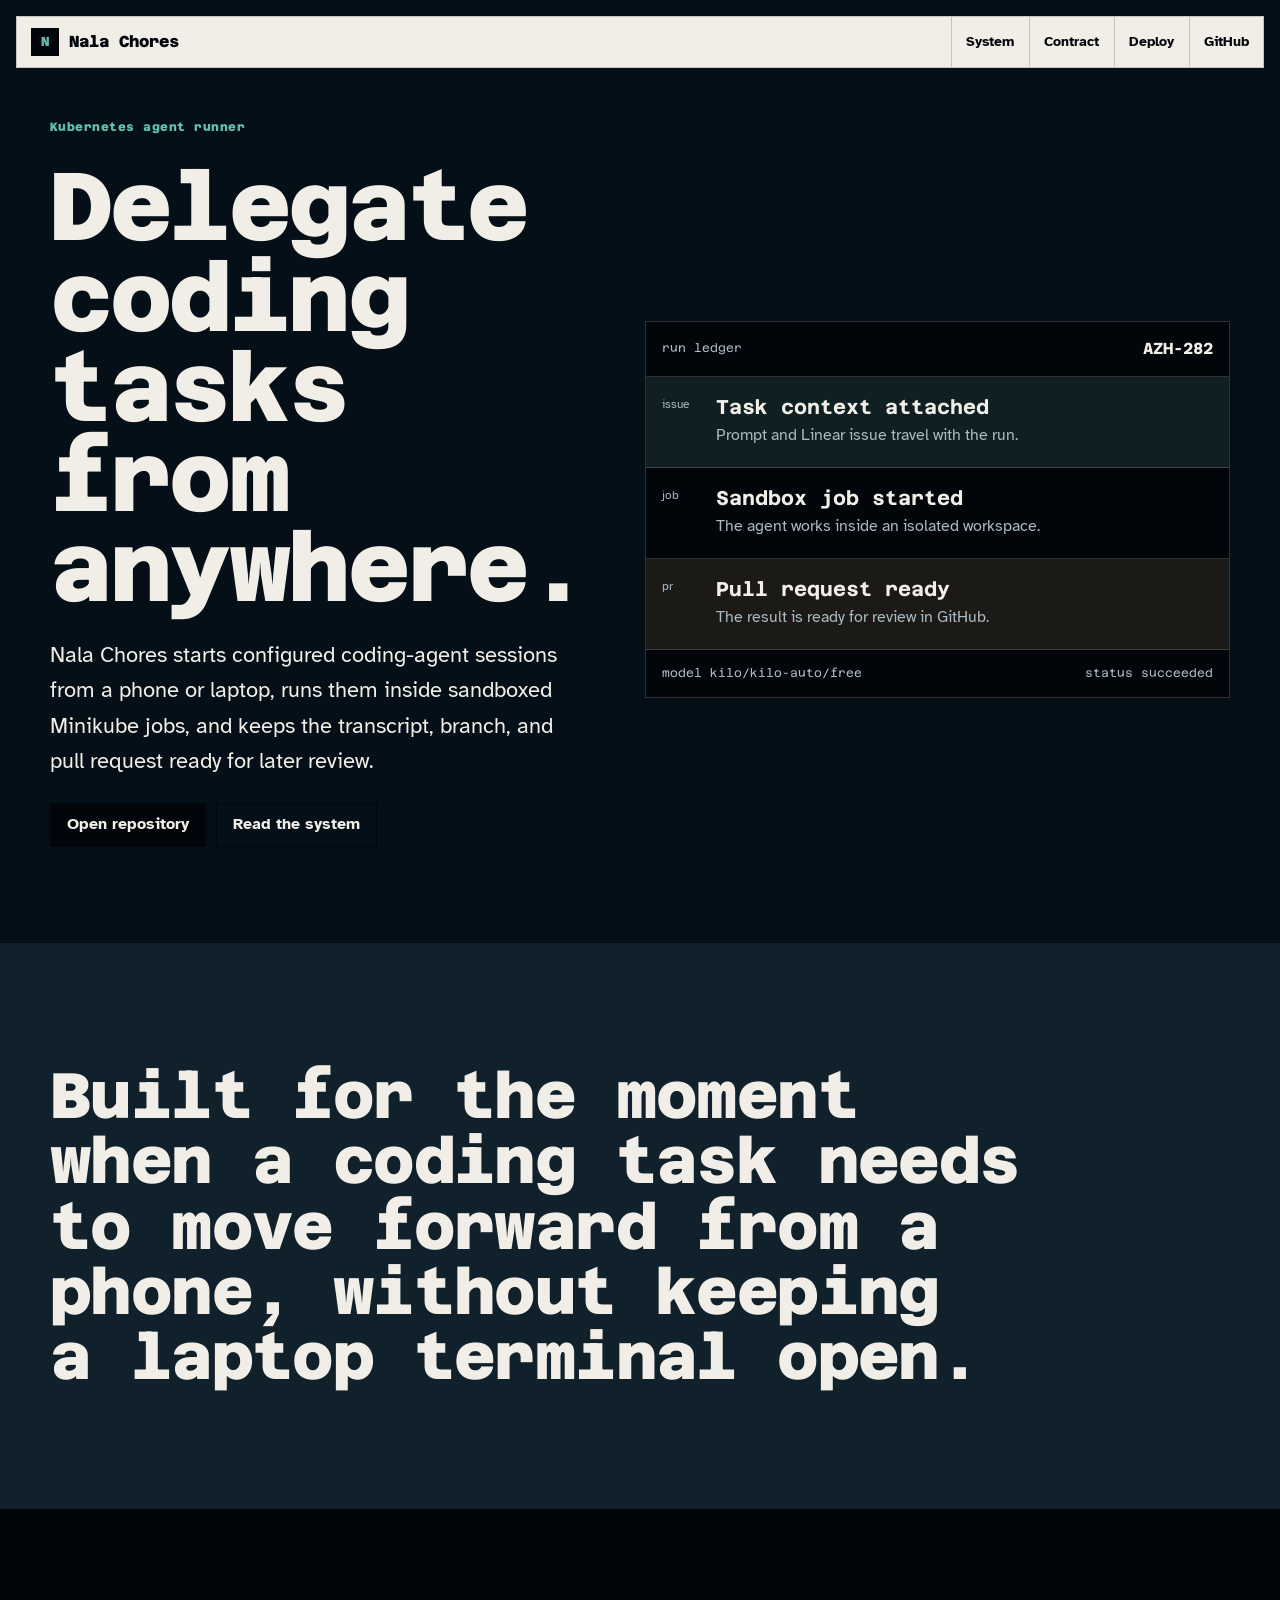
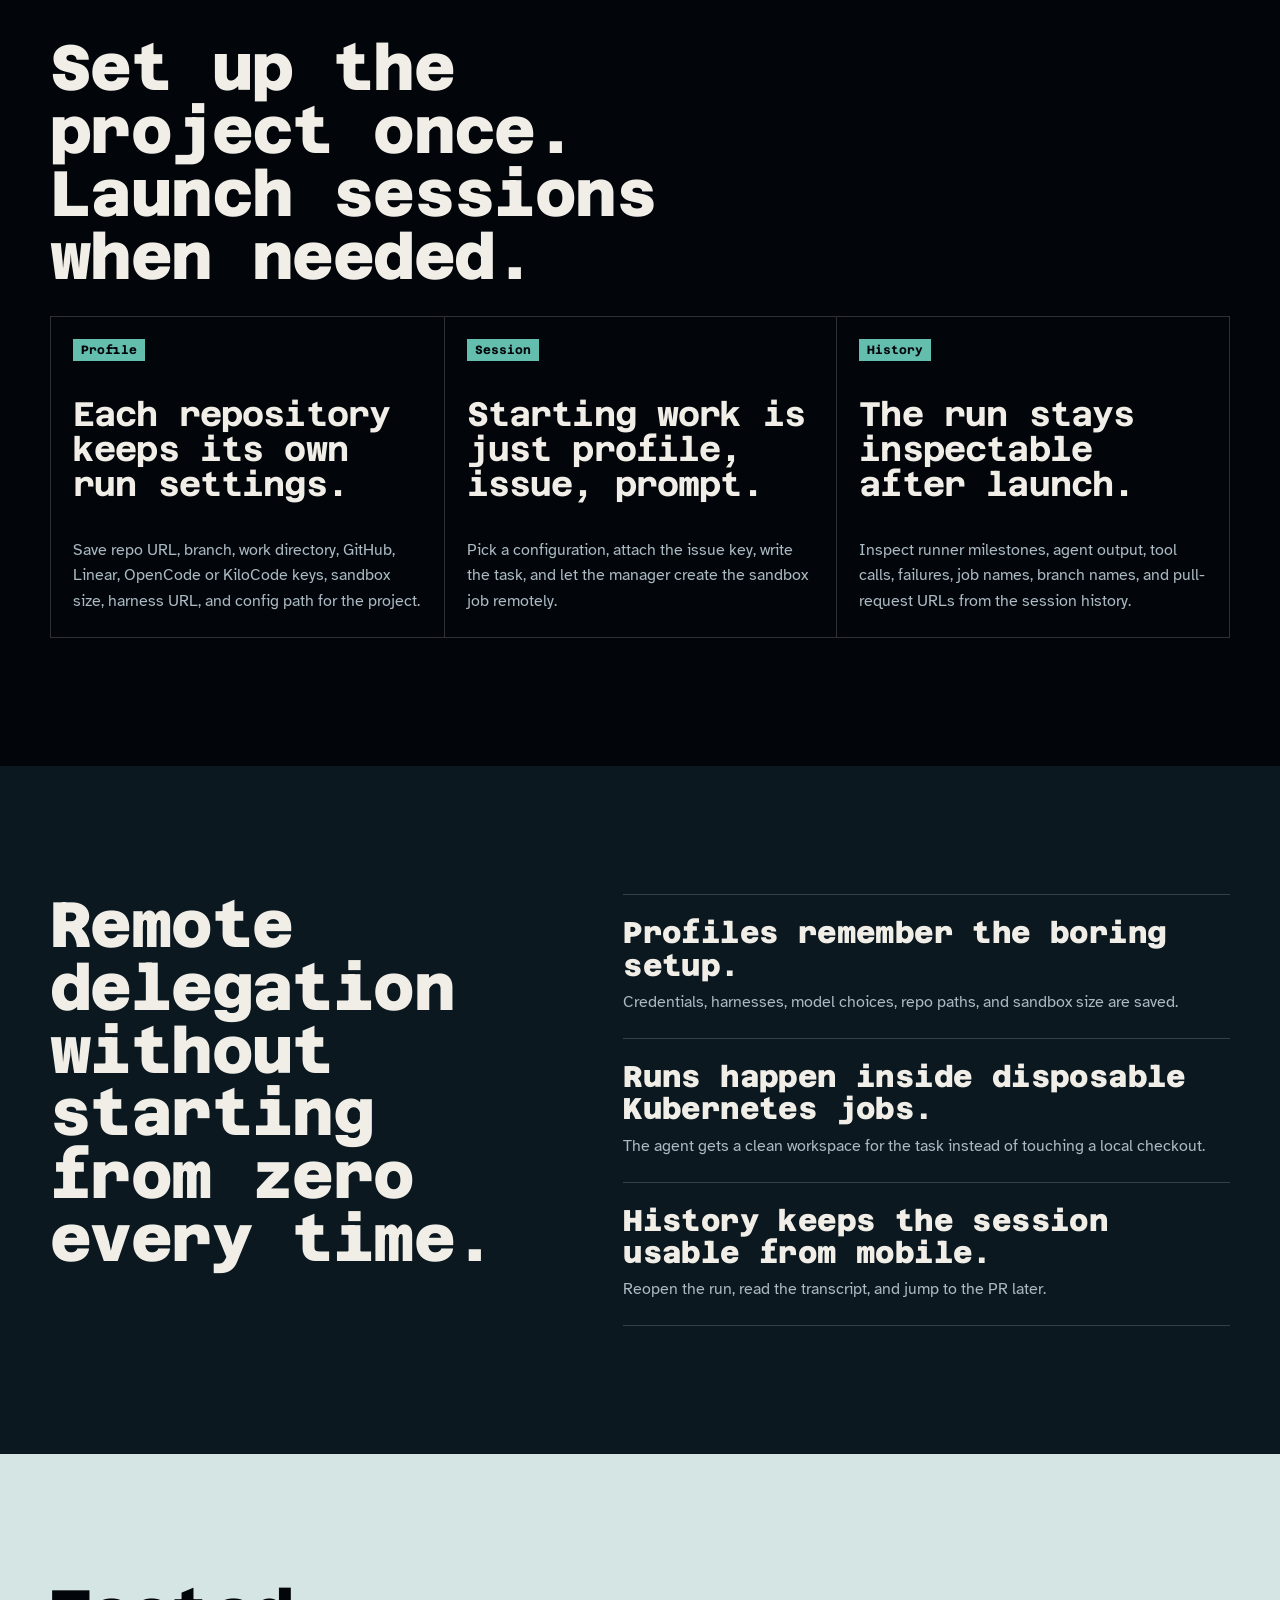
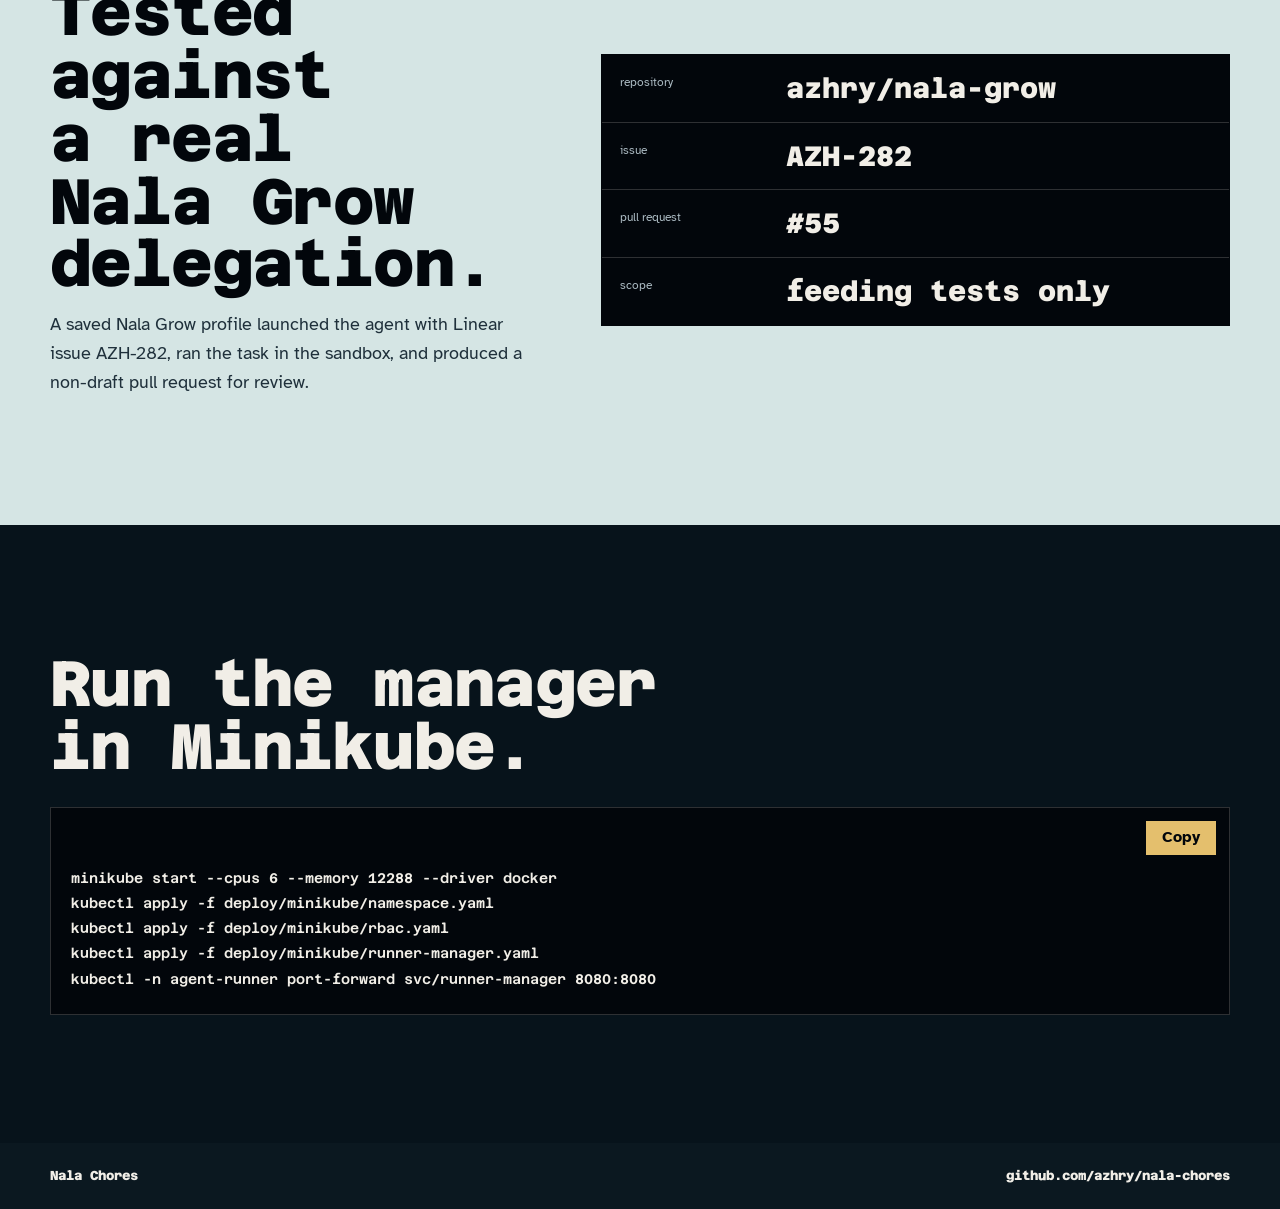
<file: docs/index.html>
<!doctype html>
<html lang="en">
  <head>
    <meta charset="utf-8" />
    <meta name="viewport" content="width=device-width, initial-scale=1" />
    <meta
      name="description"
      content="Nala Chores is a personal remote coding-agent runner for delegating GitHub tasks from a phone or laptop into sandboxed Minikube jobs."
    />
    <title>Nala Chores - Remote Coding Agent Runner</title>
    <link rel="preconnect" href="https://fonts.googleapis.com" />
    <link rel="preconnect" href="https://fonts.gstatic.com" crossorigin />
    <link
      href="https://fonts.googleapis.com/css2?family=Atkinson+Hyperlegible:wght@400;700&family=Azeret+Mono:wght@500;600;700;800&display=swap"
      rel="stylesheet"
    />
    <link rel="stylesheet" href="./styles.css" />
  </head>
  <body>
    <header class="site-header">
      <a class="wordmark" href="#top" aria-label="Nala Chores home">
        <span class="mark" aria-hidden="true">N</span>
        <span>Nala Chores</span>
      </a>
      <nav aria-label="Primary">
        <a href="#system">System</a>
        <a href="#contract">Contract</a>
        <a href="#deploy">Deploy</a>
        <a href="https://github.com/azhry/nala-chores">GitHub</a>
      </nav>
    </header>

    <main id="top">
      <section class="hero" aria-labelledby="hero-title">
        <div class="hero-panel">
          <p class="kicker">Kubernetes agent runner</p>
          <h1 id="hero-title">Delegate coding tasks from anywhere.</h1>
          <p class="hero-copy">
            Nala Chores starts configured coding-agent sessions from a phone or laptop, runs them
            inside sandboxed Minikube jobs, and keeps the transcript, branch, and pull request ready
            for later review.
          </p>
          <div class="actions">
            <a class="button primary" href="https://github.com/azhry/nala-chores">Open repository</a>
            <a class="button secondary" href="#system">Read the system</a>
          </div>
        </div>

        <div class="artifact" aria-label="Nala Chores execution artifact">
          <div class="artifact-top">
            <span>run ledger</span>
            <strong>AZH-282</strong>
          </div>
          <div class="route">
            <div class="route-node active">
              <span>issue</span>
              <strong>Task context attached</strong>
              <p>Prompt and Linear issue travel with the run.</p>
            </div>
            <div class="route-node">
              <span>job</span>
              <strong>Sandbox job started</strong>
              <p>The agent works inside an isolated workspace.</p>
            </div>
            <div class="route-node complete">
              <span>pr</span>
              <strong>Pull request ready</strong>
              <p>The result is ready for review in GitHub.</p>
            </div>
          </div>
          <div class="artifact-bottom">
            <code>model kilo/kilo-auto/free</code>
            <code>status succeeded</code>
          </div>
        </div>
      </section>

      <section class="manifesto" aria-label="Core statement">
        <p>
          Built for the moment when a coding task needs to move forward from a phone, without
          keeping a laptop terminal open.
        </p>
      </section>

      <section class="system" id="system" aria-labelledby="system-title">
        <div class="section-copy">
          <h2 id="system-title">Set up the project once. Launch sessions when needed.</h2>
        </div>
        <div class="system-board">
          <article>
            <span>Profile</span>
            <h3>Each repository keeps its own run settings.</h3>
            <p>
              Save repo URL, branch, work directory, GitHub, Linear, OpenCode or KiloCode keys,
              sandbox size, harness URL, and config path for the project.
            </p>
          </article>
          <article>
            <span>Session</span>
            <h3>Starting work is just profile, issue, prompt.</h3>
            <p>
              Pick a configuration, attach the issue key, write the task, and let the manager create
              the sandbox job remotely.
            </p>
          </article>
          <article>
            <span>History</span>
            <h3>The run stays inspectable after launch.</h3>
            <p>
              Inspect runner milestones, agent output, tool calls, failures, job names, branch names,
              and pull-request URLs from the session history.
            </p>
          </article>
        </div>
      </section>

      <section class="contract" id="contract" aria-labelledby="contract-title">
        <div>
          <h2 id="contract-title">Remote delegation without starting from zero every time.</h2>
        </div>
        <ul>
          <li>
            <strong>Profiles remember the boring setup.</strong>
            <span>Credentials, harnesses, model choices, repo paths, and sandbox size are saved.</span>
          </li>
          <li>
            <strong>Runs happen inside disposable Kubernetes jobs.</strong>
            <span>The agent gets a clean workspace for the task instead of touching a local checkout.</span>
          </li>
          <li>
            <strong>History keeps the session usable from mobile.</strong>
            <span>Reopen the run, read the transcript, and jump to the PR later.</span>
          </li>
        </ul>
      </section>

      <section class="proof" aria-labelledby="proof-title">
        <div class="proof-copy">
          <h2 id="proof-title">Tested against a real Nala Grow delegation.</h2>
          <p>
            A saved Nala Grow profile launched the agent with Linear issue AZH-282, ran the task in
            the sandbox, and produced a non-draft pull request for review.
          </p>
        </div>
        <div class="receipt" aria-label="Verified pull request receipt">
          <div><span>repository</span><strong>azhry/nala-grow</strong></div>
          <div><span>issue</span><strong>AZH-282</strong></div>
          <div><span>pull request</span><strong>#55</strong></div>
          <div><span>scope</span><strong>feeding tests only</strong></div>
        </div>
      </section>

      <section class="deploy" id="deploy" aria-labelledby="deploy-title">
        <div class="section-copy">
          <h2 id="deploy-title">Run the manager in Minikube.</h2>
        </div>
        <div class="command-shell">
          <button type="button" data-copy-target="install-command">Copy</button>
          <pre id="install-command"><code>minikube start --cpus 6 --memory 12288 --driver docker
kubectl apply -f deploy/minikube/namespace.yaml
kubectl apply -f deploy/minikube/rbac.yaml
kubectl apply -f deploy/minikube/runner-manager.yaml
kubectl -n agent-runner port-forward svc/runner-manager 8080:8080</code></pre>
        </div>
      </section>
    </main>

    <footer class="footer">
      <span>Nala Chores</span>
      <a href="https://github.com/azhry/nala-chores">github.com/azhry/nala-chores</a>
    </footer>

    <script src="./app.js"></script>
  </body>
</html>
</file>
<file: docs/styles.css>
:root {
  color-scheme: dark;
  --field: oklch(20% 0.025 240);
  --field-soft: oklch(24% 0.03 240);
  --field-deep: oklch(16% 0.024 240);
  --ink: oklch(12% 0.018 240);
  --ink-2: oklch(18% 0.024 240);
  --paper: oklch(95% 0.01 92);
  --muted: oklch(78% 0.02 232);
  --line: oklch(95% 0.01 92 / 0.18);
  --line-dark: oklch(12% 0.018 240 / 0.18);
  --accent: oklch(74% 0.09 180);
  --accent-deep: oklch(47% 0.08 184);
  --warning: oklch(82% 0.11 86);
  --body: "Atkinson Hyperlegible", ui-sans-serif, system-ui, sans-serif;
  --display: "Azeret Mono", ui-monospace, SFMono-Regular, Menlo, Consolas, monospace;
  --ease-out: cubic-bezier(0.23, 1, 0.32, 1);
}

* {
  box-sizing: border-box;
}

html {
  scroll-behavior: smooth;
}

body {
  margin: 0;
  min-width: 320px;
  background: var(--field-deep);
  color: var(--paper);
  font: 16px/1.62 var(--body);
}

a {
  color: inherit;
  text-decoration: none;
}

button {
  font: inherit;
}

h1,
h2,
h3,
p,
pre {
  margin: 0;
}

h1,
h2,
h3,
.wordmark,
.kicker,
code {
  font-family: var(--display);
}

h1,
h2,
h3 {
  letter-spacing: -0.025em;
  text-wrap: balance;
}

.site-header {
  position: fixed;
  inset: 16px 16px auto;
  z-index: 20;
  display: flex;
  min-height: 52px;
  align-items: center;
  justify-content: space-between;
  gap: 18px;
  border: 1px solid var(--line-dark);
  background: var(--paper);
  color: var(--ink);
  transition: transform 180ms var(--ease-out), background 180ms var(--ease-out);
}

.site-header[data-scrolled] {
  background: oklch(96% 0.012 80 / 0.94);
}

.wordmark,
.site-header nav {
  display: flex;
  align-items: center;
}

.wordmark {
  gap: 10px;
  padding: 0 14px;
  font-weight: 800;
}

.mark {
  display: grid;
  width: 28px;
  height: 28px;
  place-items: center;
  background: var(--ink);
  color: var(--accent);
  font-size: 13px;
}

.site-header nav {
  gap: 1px;
  align-self: stretch;
}

.site-header nav a {
  display: grid;
  place-items: center;
  min-height: 50px;
  padding: 0 14px;
  border-left: 1px solid var(--line-dark);
  font-size: 14px;
  font-weight: 700;
  transition: background 160ms var(--ease-out), color 160ms var(--ease-out), transform 140ms var(--ease-out);
}

.hero {
  display: grid;
  min-height: 100svh;
  grid-template-columns: minmax(0, 0.94fr) minmax(420px, 1.06fr);
  gap: clamp(28px, 6vw, 80px);
  align-items: end;
  padding: 118px max(20px, calc((100vw - 1180px) / 2)) 42px;
}

.hero-panel {
  display: grid;
  gap: 24px;
  padding-bottom: clamp(18px, 6vh, 72px);
}

.kicker {
  color: var(--accent);
  font-size: 12px;
  font-weight: 800;
  letter-spacing: 0.04em;
}

h1 {
  max-width: 760px;
  color: var(--paper);
  font-size: clamp(48px, 8vw, 96px);
  font-weight: 800;
  line-height: 0.94;
}

.hero-copy {
  max-width: 650px;
  color: var(--paper);
  font-size: clamp(18px, 2vw, 22px);
  text-wrap: pretty;
}

.actions {
  display: flex;
  flex-wrap: wrap;
  gap: 10px;
}

.button,
.command-shell button {
  display: inline-flex;
  min-height: 44px;
  align-items: center;
  justify-content: center;
  border: 1px solid var(--ink);
  padding: 0 16px;
  font-weight: 800;
  transition: transform 140ms var(--ease-out), background 160ms var(--ease-out), color 160ms var(--ease-out);
}

.button.primary {
  background: var(--ink);
  color: var(--paper);
}

.button.secondary {
  background: transparent;
  color: var(--paper);
}

.artifact {
  align-self: center;
  border: 1px solid var(--line);
  background: var(--ink);
  color: var(--paper);
}

.artifact-top,
.artifact-bottom {
  display: flex;
  align-items: center;
  justify-content: space-between;
  gap: 12px;
  padding: 14px 16px;
  border-bottom: 1px solid var(--line);
  font-family: var(--display);
}

.artifact-top span,
.artifact-bottom code,
.route-node span,
.receipt span {
  color: var(--muted);
  font-size: 12px;
}

.route {
  display: grid;
}

.route-node {
  position: relative;
  display: grid;
  grid-template-columns: 42px minmax(0, 1fr);
  gap: 4px 12px;
  padding: 18px 16px;
  border-bottom: 1px solid var(--line);
}

.route-node strong,
.route-node p {
  grid-column: 2;
}

.route-node strong {
  font: 700 20px/1.2 var(--display);
}

.route-node p {
  color: var(--muted);
}

.route-node.active {
  background: oklch(74% 0.09 180 / 0.14);
}

.route-node.complete {
  background: oklch(82% 0.11 86 / 0.11);
}

.artifact-bottom {
  border-bottom: 0;
}

.manifesto {
  background: var(--field-soft);
  color: var(--paper);
  padding: clamp(56px, 10vw, 120px) max(20px, calc((100vw - 1180px) / 2));
}

.manifesto p {
  max-width: 980px;
  font: 800 clamp(32px, 5vw, 68px) / 1.02 var(--display);
  letter-spacing: -0.025em;
  text-wrap: balance;
}

.system,
.contract,
.proof,
.deploy {
  padding: clamp(70px, 10vw, 132px) max(20px, calc((100vw - 1180px) / 2));
}

.section-copy {
  display: grid;
  max-width: 820px;
  gap: 14px;
  margin-bottom: 28px;
}

h2 {
  max-width: 900px;
  font-size: clamp(34px, 5vw, 72px);
  font-weight: 800;
  line-height: 0.98;
}

.system {
  background: var(--ink);
  color: var(--paper);
}

.system-board {
  display: grid;
  grid-template-columns: repeat(3, minmax(0, 1fr));
  border: 1px solid var(--line);
}

.system-board article {
  display: grid;
  min-height: 320px;
  align-content: space-between;
  gap: 24px;
  padding: 22px;
}

.system-board article + article {
  border-left: 1px solid var(--line);
}

.system-board span {
  width: fit-content;
  background: var(--accent);
  color: var(--ink);
  padding: 5px 8px;
  font: 700 12px/1 var(--display);
}

.system-board h3 {
  max-width: 360px;
  font-size: clamp(22px, 3vw, 34px);
  line-height: 1.02;
}

.system-board p {
  color: var(--muted);
  text-wrap: pretty;
}

.contract {
  display: grid;
  grid-template-columns: minmax(0, 0.9fr) minmax(360px, 1.1fr);
  gap: clamp(26px, 6vw, 84px);
  background: var(--field);
}

.contract ul {
  display: grid;
  gap: 0;
  margin: 0;
  padding: 0;
  list-style: none;
  border-top: 1px solid var(--line);
}

.contract li {
  display: grid;
  gap: 8px;
  padding: 22px 0;
  border-bottom: 1px solid var(--line);
}

.contract strong {
  color: var(--paper);
  font: 800 clamp(20px, 2.4vw, 30px) / 1.08 var(--display);
  letter-spacing: -0.02em;
}

.contract span {
  color: var(--muted);
}

.proof {
  display: grid;
  grid-template-columns: minmax(0, 0.86fr) minmax(340px, 1.14fr);
  gap: clamp(26px, 6vw, 76px);
  align-items: center;
  background: oklch(91% 0.018 190);
  color: var(--ink);
}

.proof-copy {
  display: grid;
  gap: 14px;
}

.proof-copy p:not(.label) {
  max-width: 640px;
  color: oklch(30% 0.03 235);
  font-size: 18px;
}

.receipt {
  display: grid;
  border: 1px solid var(--line-dark);
  background: var(--ink);
  color: var(--paper);
}

.receipt div {
  display: grid;
  grid-template-columns: 150px minmax(0, 1fr);
  gap: 16px;
  padding: 18px;
  border-bottom: 1px solid var(--line);
}

.receipt div:last-child {
  border-bottom: 0;
}

.receipt strong {
  font: 800 clamp(18px, 2.3vw, 28px) / 1.1 var(--display);
  overflow-wrap: anywhere;
}

.deploy {
  background: var(--ink-2);
}

.command-shell {
  position: relative;
  border: 1px solid var(--line);
  background: var(--ink);
}

.command-shell button {
  position: absolute;
  top: 12px;
  right: 12px;
  min-height: 36px;
  background: var(--warning);
  color: var(--ink);
}

pre {
  overflow: auto;
  padding: 58px 20px 22px;
  color: var(--paper);
  font: 600 14px/1.8 var(--display);
}

pre code {
  white-space: pre-wrap;
  overflow-wrap: anywhere;
}

.footer {
  display: flex;
  justify-content: space-between;
  gap: 16px;
  padding: 24px max(20px, calc((100vw - 1180px) / 2));
  background: var(--field);
  color: var(--paper);
  font: 800 13px/1.4 var(--display);
}

@media (hover: hover) and (pointer: fine) {
  .site-header nav a:hover,
  .button.secondary:hover {
    background: var(--ink);
    color: var(--paper);
  }

  .button.primary:hover {
    background: var(--paper);
    color: var(--ink);
  }

  .command-shell button:hover {
    background: var(--accent);
  }
}

.button:active,
.site-header nav a:active,
.command-shell button:active {
  transform: scale(0.97);
}

@media (max-width: 920px) {
  .site-header nav {
    display: none;
  }

  .hero,
  .contract,
  .proof {
    grid-template-columns: 1fr;
  }

  .hero {
    align-items: start;
    padding-top: 96px;
  }

  .artifact {
    width: 100%;
  }

  .system-board {
    grid-template-columns: 1fr;
  }

  .system-board article {
    min-height: 230px;
  }

  .system-board article + article {
    border-top: 1px solid var(--line);
    border-left: 0;
  }
}

@media (max-width: 560px) {
  .site-header {
    inset: 10px 10px auto;
  }

  h1 {
    font-size: clamp(42px, 14vw, 62px);
  }

  h2 {
    font-size: clamp(32px, 11vw, 48px);
  }

  .actions,
  .footer {
    flex-direction: column;
  }

  .button {
    width: 100%;
  }

  .route-node {
    grid-template-columns: 34px minmax(0, 1fr);
    padding: 15px 14px;
  }

  .receipt div {
    grid-template-columns: 1fr;
    gap: 6px;
  }

  pre {
    font-size: 12px;
  }
}

@media (prefers-reduced-motion: reduce) {
  html {
    scroll-behavior: auto;
  }

  *,
  *::before,
  *::after {
    transition-duration: 0.01ms !important;
    animation-duration: 0.01ms !important;
    animation-iteration-count: 1 !important;
  }
}
</file>
